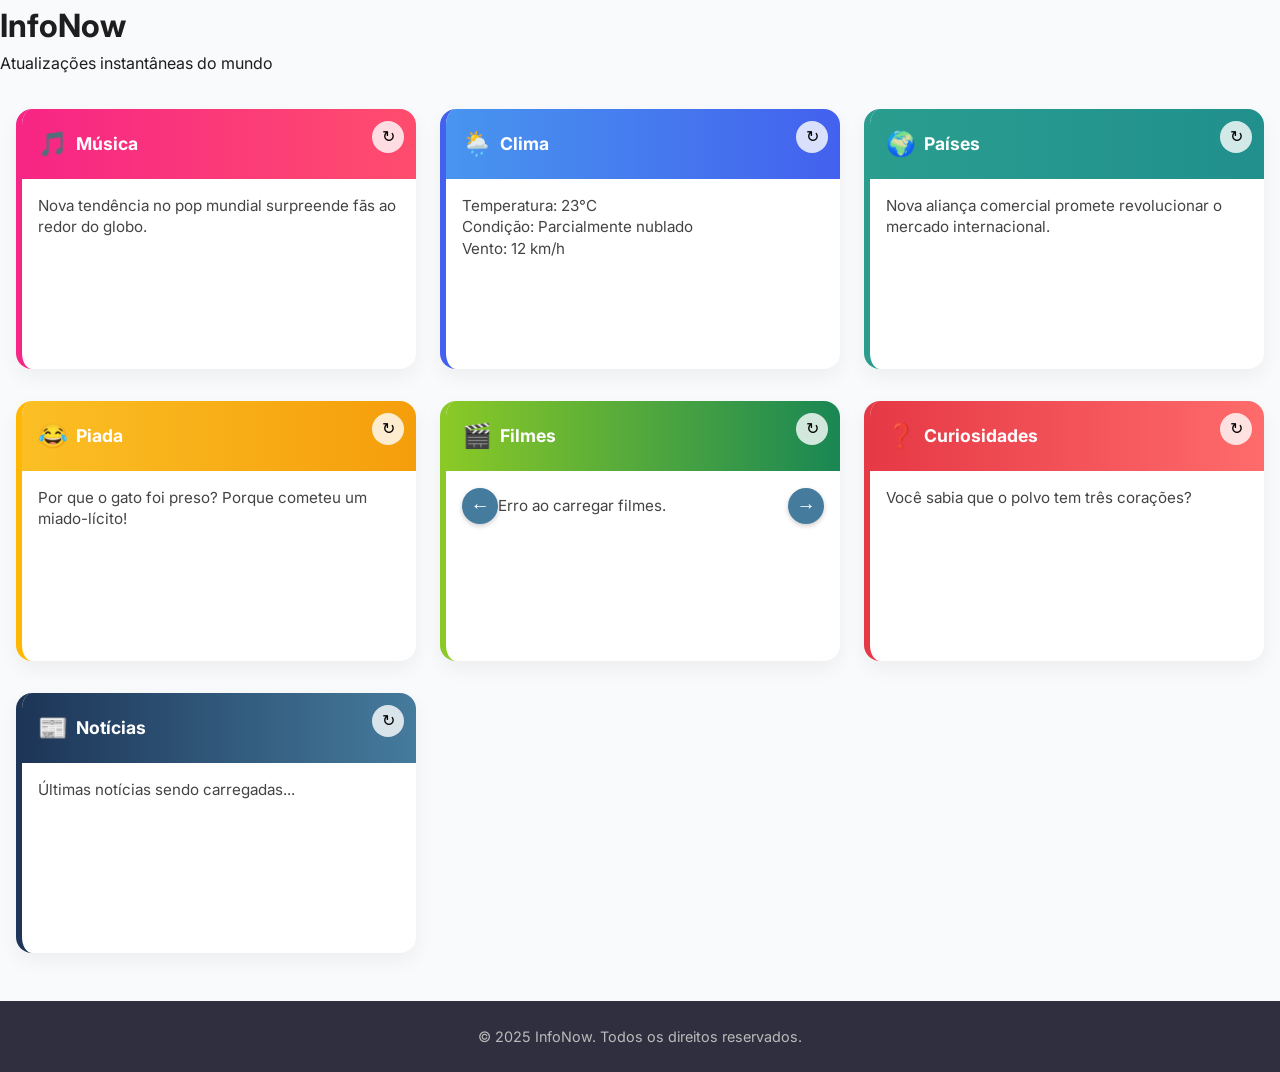
<file: atividade_InfoNow/index.html>
<!DOCTYPE html>
<html lang="pt-br">
<head>
  <meta charset="UTF-8" />
  <meta name="viewport" content="width=device-width, initial-scale=1.0"/>
  <title>InfoNow - Notícias em Tempo Real</title>

  <link href="https://fonts.googleapis.com/css2?family=Inter:wght@400;600;700&display=swap" rel="stylesheet">
  <link rel="stylesheet" href="style.css" />
</head>
<body>

  <header>
    <div class="container">
      <h1>InfoNow</h1>
      <p>Atualizações instantâneas do mundo</p>
    </div>
  </header>

  <main class="news-container container">

    <!-- MÚSICA -->
    <article class="news-card music">
      <div class="card-header">
        <h2><span class="icon">🎵</span> Música</h2>
        <button class="update-btn" onclick="atualizarMusica()">↻</button>
      </div>
      <div class="content" id="content-music">
        <p>Nova tendência no pop mundial surpreende fãs ao redor do globo.</p>
      </div>
    </article>

    <!-- CLIMA -->
    <article class="news-card weather">
      <div class="card-header">
        <h2><span class="icon">🌦️</span> Clima</h2>
        <button class="update-btn" onclick="buscarClimaPrompt()">↻</button>
      </div>
      <div class="content" id="content-weather">
        <p>Temperatura: 23°C</p>
        <p>Condição: Parcialmente nublado</p>
        <p>Vento: 12 km/h</p>
      </div>
    </article>

    <!-- PAÍSES -->
    <article class="news-card countries">
      <div class="card-header">
        <h2><span class="icon">🌍</span> Países</h2>
        <button class="update-btn" onclick="buscarPaisAleatorio()">↻</button>
      </div>
      <div class="content" id="content-countries">
        <p>Nova aliança comercial promete revolucionar o mercado internacional.</p>
      </div>
    </article>

    <!-- PIADA -->
    <article class="news-card jokes">
      <div class="card-header">
        <h2><span class="icon">😂</span> Piada</h2>
        <button class="update-btn" onclick="buscarPiada()">↻</button>
      </div>
      <div class="content" id="content-jokes">
        <p>Por que o gato foi preso? Porque cometeu um miado-lícito!</p>
      </div>
    </article>

    <!-- FILMES -->
    <article class="news-card films">
      <div class="card-header">
        <h2><span class="icon">🎬</span> Filmes</h2>
        <button class="update-btn" onclick="buscarFilmes()">↻</button>
      </div>
      <div class="content">
        <div class="carousel-container">
          <button class="carousel-btn left" onclick="scrollCarousel(-1)">←</button>
          <div class="carousel" id="carousel-films"></div>
          <button class="carousel-btn right" onclick="scrollCarousel(1)">→</button>
        </div>
      </div>
    </article>

    <!-- CURIOSIDADES -->
    <article class="news-card trivia">
      <div class="card-header">
        <h2><span class="icon">❓</span> Curiosidades</h2>
        <button class="update-btn" onclick="buscarCuriosidade()">↻</button>
      </div>
      <div class="content" id="content-trivia">
        <p>Você sabia que o polvo tem três corações?</p>
      </div>
    </article>

    <!-- NOTÍCIAS -->
    <article class="news-card news">
      <div class="card-header">
        <h2><span class="icon">📰</span> Notícias</h2>
        <button class="update-btn" onclick="buscarNoticias()">↻</button>
      </div>
      <div class="content" id="content-news">
        <p>Últimas notícias sendo carregadas...</p>
      </div>
    </article>

  </main>

  <footer>
    <div class="container">
      <p>&copy; 2025 InfoNow. Todos os direitos reservados.</p>
    </div>
  </footer>

  <script src="script.js"></script>
</body>
</html>
</file>
<file: atividade_InfoNow/style.css>
/* RESET */
* {
  margin: 0;
  padding: 0;
  box-sizing: border-box;
}

body {
  font-family: 'Inter', sans-serif;
  background-color: #f8fafc;
  color: #1e1e1e;
  line-height: 1.6;
}

/* GRID PRINCIPAL */
.news-container {
  display: grid;
  grid-template-columns: repeat(auto-fit, minmax(300px, 1fr));
  gap: 2rem 1.5rem;
  justify-content: center;
  align-items: start;
  grid-auto-rows: 1fr;
  margin-top: 2rem;
  padding: 0 1rem;
}

/* CARD */
.news-card {
  background-color: #fff;
  border-radius: 1rem;
  box-shadow: 0 8px 20px rgba(0, 0, 0, 0.05);
  transition: transform 0.25s ease, box-shadow 0.25s ease;
  display: flex;
  flex-direction: column;
  overflow: hidden;
  border-left: 6px solid transparent;
  position: relative;
  padding-bottom: 2.5rem;
  max-width: 400px;
}

.news-card:hover {
  transform: translateY(-4px);
  box-shadow: 0 12px 30px rgba(0, 0, 0, 0.08);
}

/* HEADER DO CARD COM FUNDO GRADIENTE */
.news-card .card-header {
  padding: 1rem;
  color: #fff;
  font-weight: 600;
  display: flex;
  justify-content: space-between;
  align-items: center;
}

.news-card .card-header h2 {
  font-size: 1.1rem;
  display: flex;
  align-items: center;
  gap: 0.5rem;
}

.news-card .card-header .icon {
  font-size: 1.5rem;
}

/* CONTEÚDO DO CARD */
.news-card .content {
  padding: 1rem;
  color: #444;
}

.news-card .content p {
  font-size: 0.95rem;
  line-height: 1.4;
}

/* BOTÃO DE ATUALIZAÇÃO */
.update-btn {
  position: absolute;
  top: 12px;
  right: 12px;
  background: #ffffffcc;
  border: none;
  border-radius: 50%;
  width: 32px;
  height: 32px;
  font-size: 1rem;
  cursor: pointer;
  transition: transform 0.3s ease, background 0.2s ease;
  display: flex;
  align-items: center;
  justify-content: center;
}

.update-btn:hover {
  transform: rotate(180deg);
  background: #f0f0f0;
}

/* CORES POR CATEGORIA (gradientes e bordas) */
.music {
  border-left-color: #f72585;
}

.music .card-header {
  background: linear-gradient(to right, #f72585, #ff4d6d);
}

.weather {
  border-left-color: #4361ee;
}

.weather .card-header {
  background: linear-gradient(to right, #4895ef, #4361ee);
}

.countries {
  border-left-color: #2a9d8f;
}

.countries .card-header {
  background: linear-gradient(to right, #2a9d8f, #21908d);
}

.jokes {
  border-left-color: #ffb703;
}

.jokes .card-header {
  background: linear-gradient(to right, #fbbf24, #f59e0b);
}

.silly-jokes {
  border-left-color: #8338ec;
}

.silly-jokes .card-header {
  background: linear-gradient(to right, #9b5de5, #8338ec);
}

.films {
  border-left-color: #8ac926;
}

.films .card-header {
  background: linear-gradient(to right, #8ac926, #198754);
}

/* RODAPÉ DISCRETO */
footer {
  background-color: #2f2f3f;
  color: #bbb;
  text-align: center;
  padding: 1.5rem 1rem;
  margin-top: 3rem;
  font-size: 0.9rem;
}

/* ANIMAÇÕES */
@keyframes fadeIn {
  from { opacity: 0; transform: translateY(30px); }
  to   { opacity: 1; transform: translateY(0); }
}

/* ELEMENTOS INTERNOS DOS CARDS (PAÍSES, FILMES, ETC.) */
.card-weather, .films-list, .flag {
  margin-top: 1rem;
}

.flag {
  width: 64px;
  height: auto;
  border-radius: 4px;
}

.films-list {
  display: flex;
  flex-direction: column;
  gap: 0.75rem;
}

.film-item {
  display: flex;
  align-items: center;
  gap: 0.5rem;
}

.film-item img {
  border-radius: 6px;
}

.film-item span {
  font-size: 0.85rem;
  color: #666;
}

/* CARROSSEL DE FILMES */
.carousel {
  display: flex;
  gap: 1rem;
  overflow-x: auto;
  scroll-behavior: smooth;
  padding: 0.5rem 0;
}
.carousel::-webkit-scrollbar {
  height: 6px;
}
.carousel::-webkit-scrollbar-thumb {
  background: #ccc;
  border-radius: 3px;
}
.carousel-item {
  min-width: 120px;
  flex: 0 0 auto;
  text-align: center;
}
.carousel-item img {
  width: 100%;
  border-radius: 0.5rem;
}
.carousel-item span {
  display: block;
  font-size: 0.8rem;
  color: #444;
  margin-top: 0.25rem;
}

/* CURIOSIDADES COM COR VISÍVEL */
.trivia {
  border-left-color: #e63946;
}
.trivia .card-header {
  background: linear-gradient(to right, #e63946, #ff6b6b);
  color: white;
}

/* CARROSSEL COM SETAS */
.carousel-container {
  position: relative;
  display: flex;
  align-items: center;
}
.carousel {
  display: flex;
  gap: 1rem;
  overflow-x: auto;
  scroll-behavior: smooth;
  padding: 0.5rem 0;
  flex: 1;
}
.carousel-item {
  min-width: 120px;
  flex: 0 0 auto;
  text-align: center;
}
.carousel-item img {
  width: 100%;
  border-radius: 0.5rem;
}
.carousel-btn {
  background: #fff;
  border: 1px solid #ccc;
  border-radius: 50%;
  width: 32px;
  height: 32px;
  font-size: 1rem;
  cursor: pointer;
  display: flex;
  align-items: center;
  justify-content: center;
}
.carousel-btn:hover {
  background: #f3f3f3;
}

/* TAMANHO PADRÃO DOS CARDS */
.news-card {
  min-height: 260px;
}

/* CURIOSIDADES E NOTÍCIAS COM CORES */
.trivia {
  border-left-color: #e63946;
}
.trivia .card-header {
  background: linear-gradient(to right, #e63946, #ff6b6b);
  color: white;
}

.news {
  border-left-color: #1d3557;
}
.news .card-header {
  background: linear-gradient(to right, #1d3557, #457b9d);
  color: white;
}

/* CARROSSEL */
.carousel-container {
  position: relative;
  display: flex;
  align-items: center;
}
.carousel {
  display: flex;
  gap: 1rem;
  overflow-x: auto;
  scroll-behavior: smooth;
  padding: 0.5rem 0;
  flex: 1;
}
.carousel-item {
  min-width: 120px;
  flex: 0 0 auto;
  text-align: center;
}
.carousel-item img {
  width: 100px;
  height: 150px;
  object-fit: cover;
  border-radius: 0.5rem;
}
.carousel-btn {
  background: #457b9d;
  color: white;
  border: none;
  font-size: 1.2rem;
  border-radius: 50%;
  width: 36px;
  height: 36px;
  cursor: pointer;
  box-shadow: 0 2px 5px rgba(0,0,0,0.2);
  display: flex;
  align-items: center;
  justify-content: center;
}
.carousel-btn:hover {
  background: #1d3557;
}
</file>
